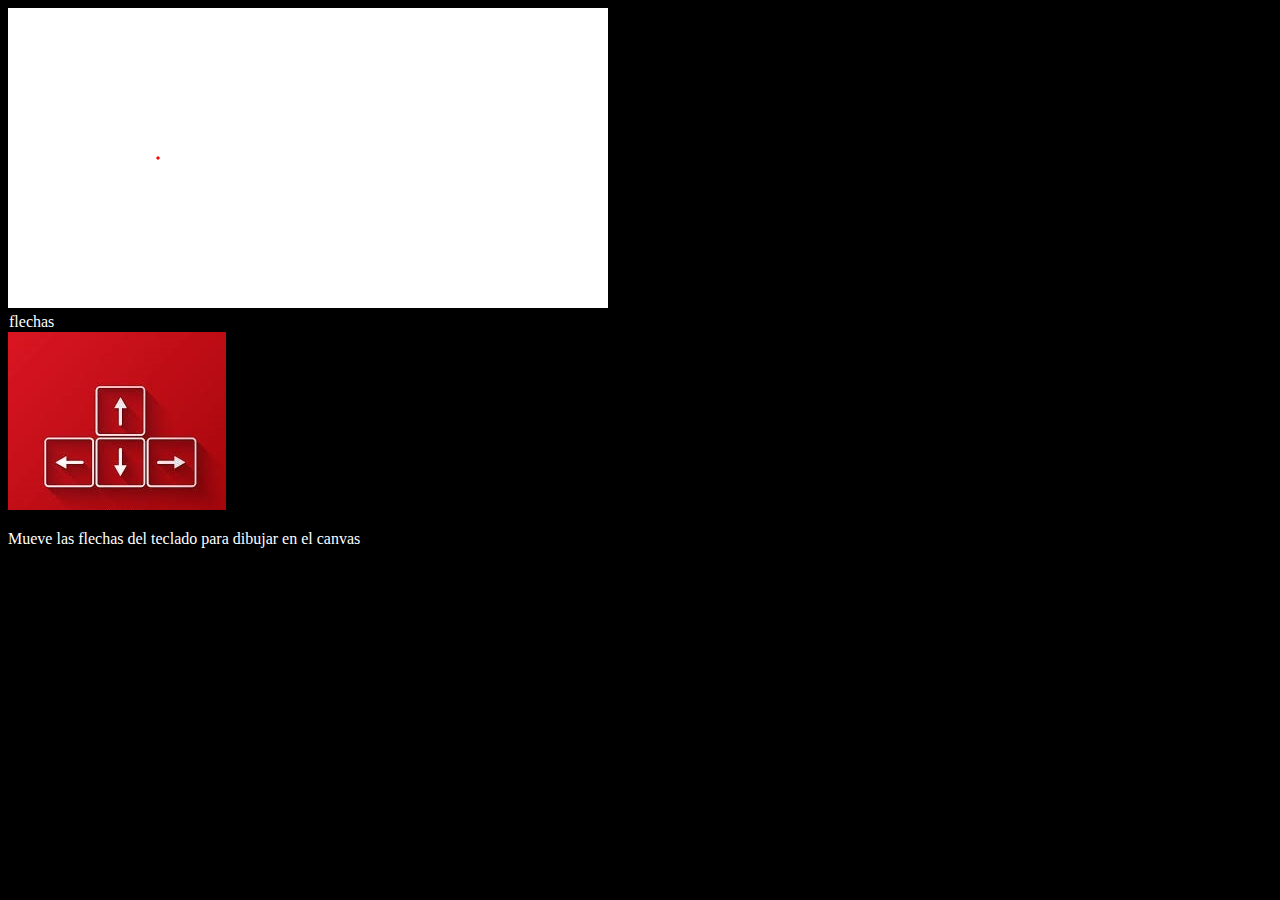
<file: index.html>
<!DOCTYPE html>
<html lang="en">
<head>
    <meta charset="UTF-8">
    <title>Dibujando las Flechas</title>
    <link rel="stylesheet" href="bloques.css">
    
</head>
<body>
    <canvas width="600" height="300" id="area_de_dibujo"></canvas>
    <div>flechas</div>
    <img src="flex.jpg" alt="200">
    <p>
        Mueve las flechas del teclado para dibujar en el canvas
    </p>
    <script src="liniamiento.js" ></script>
</body>
</html>
</file>
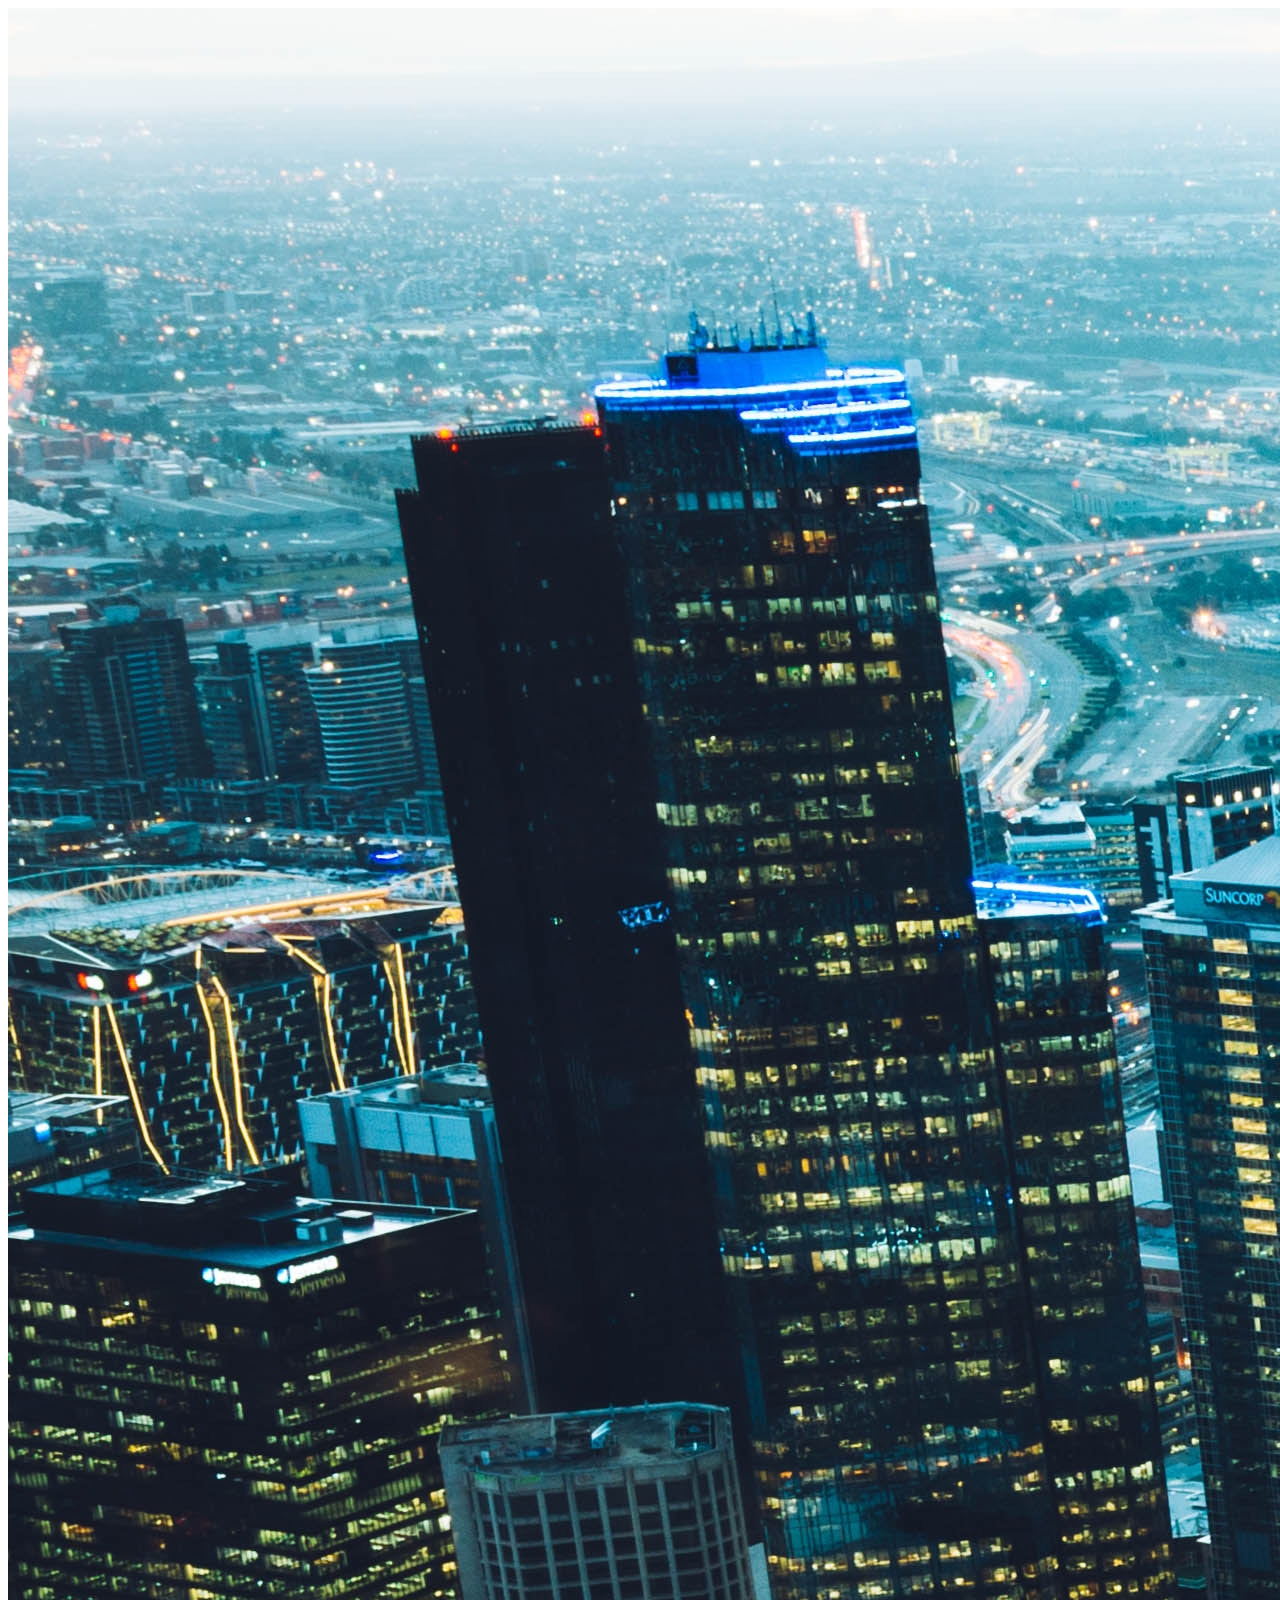
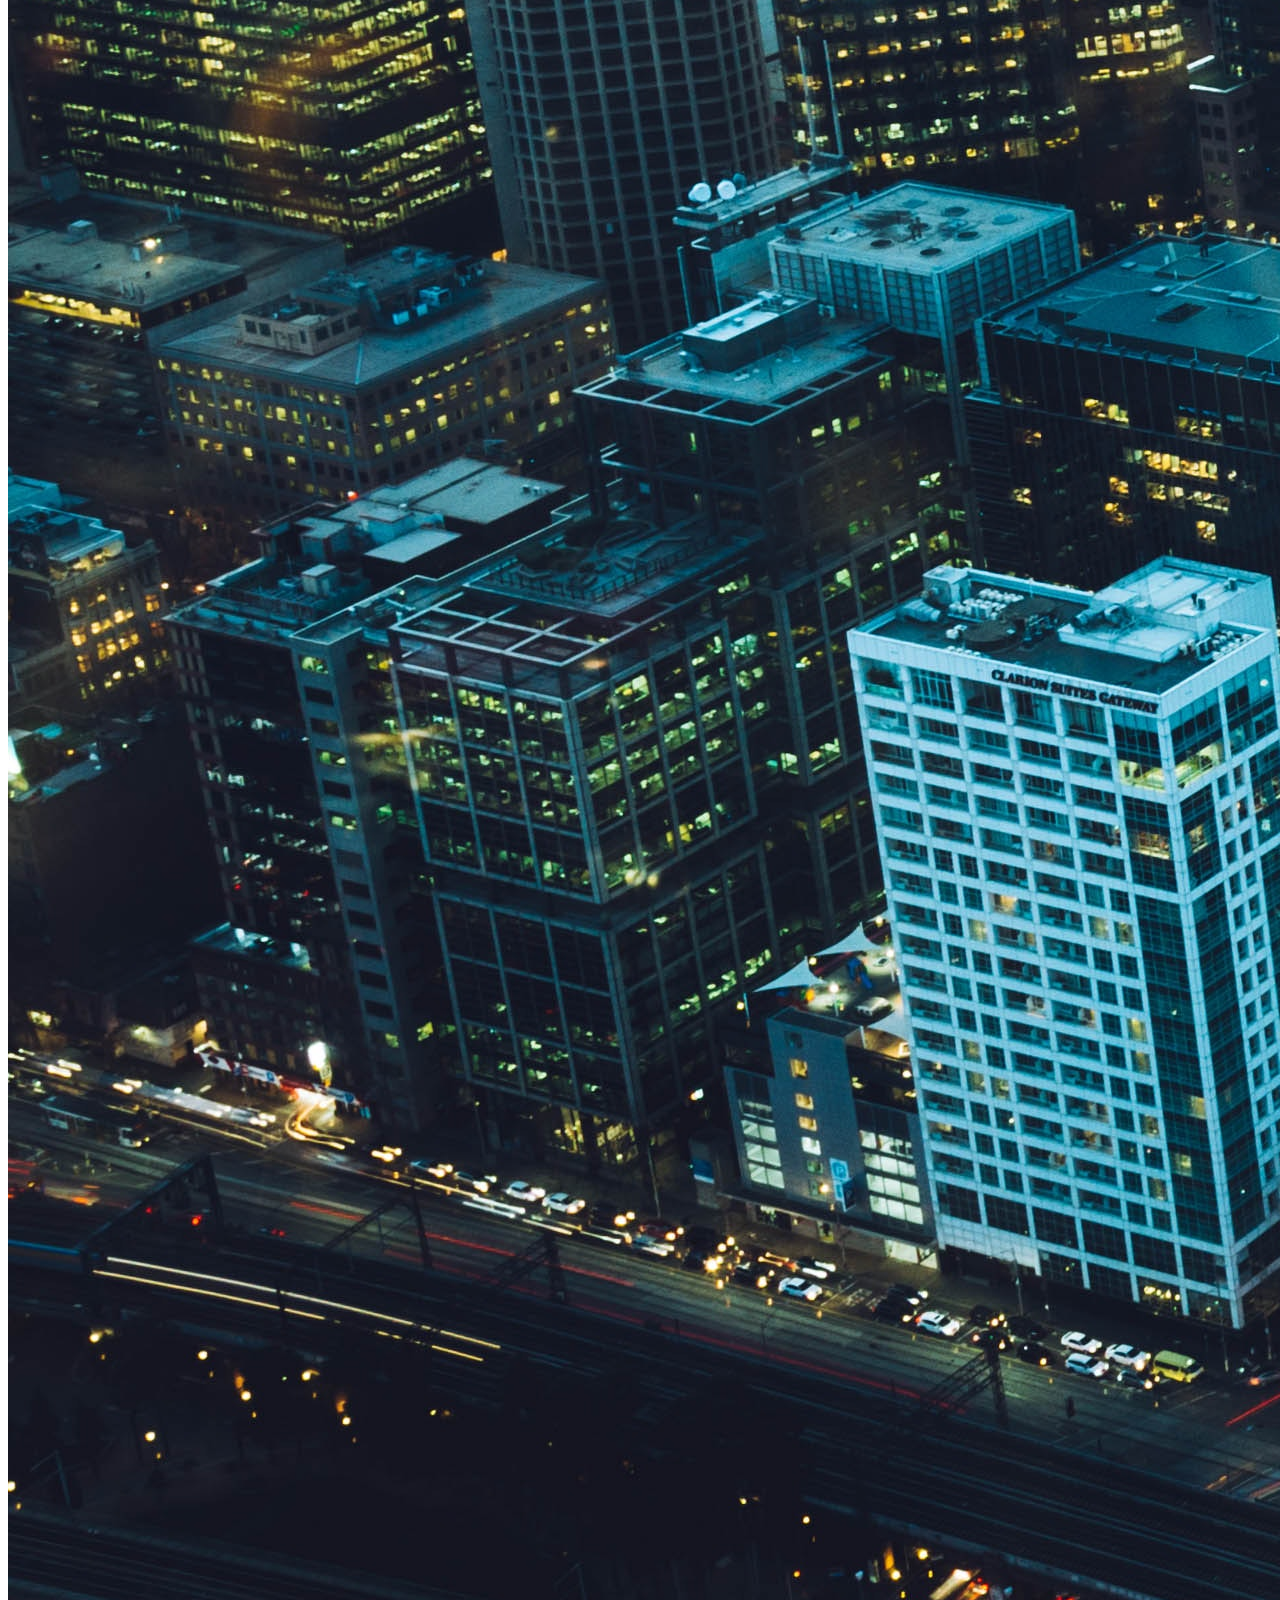
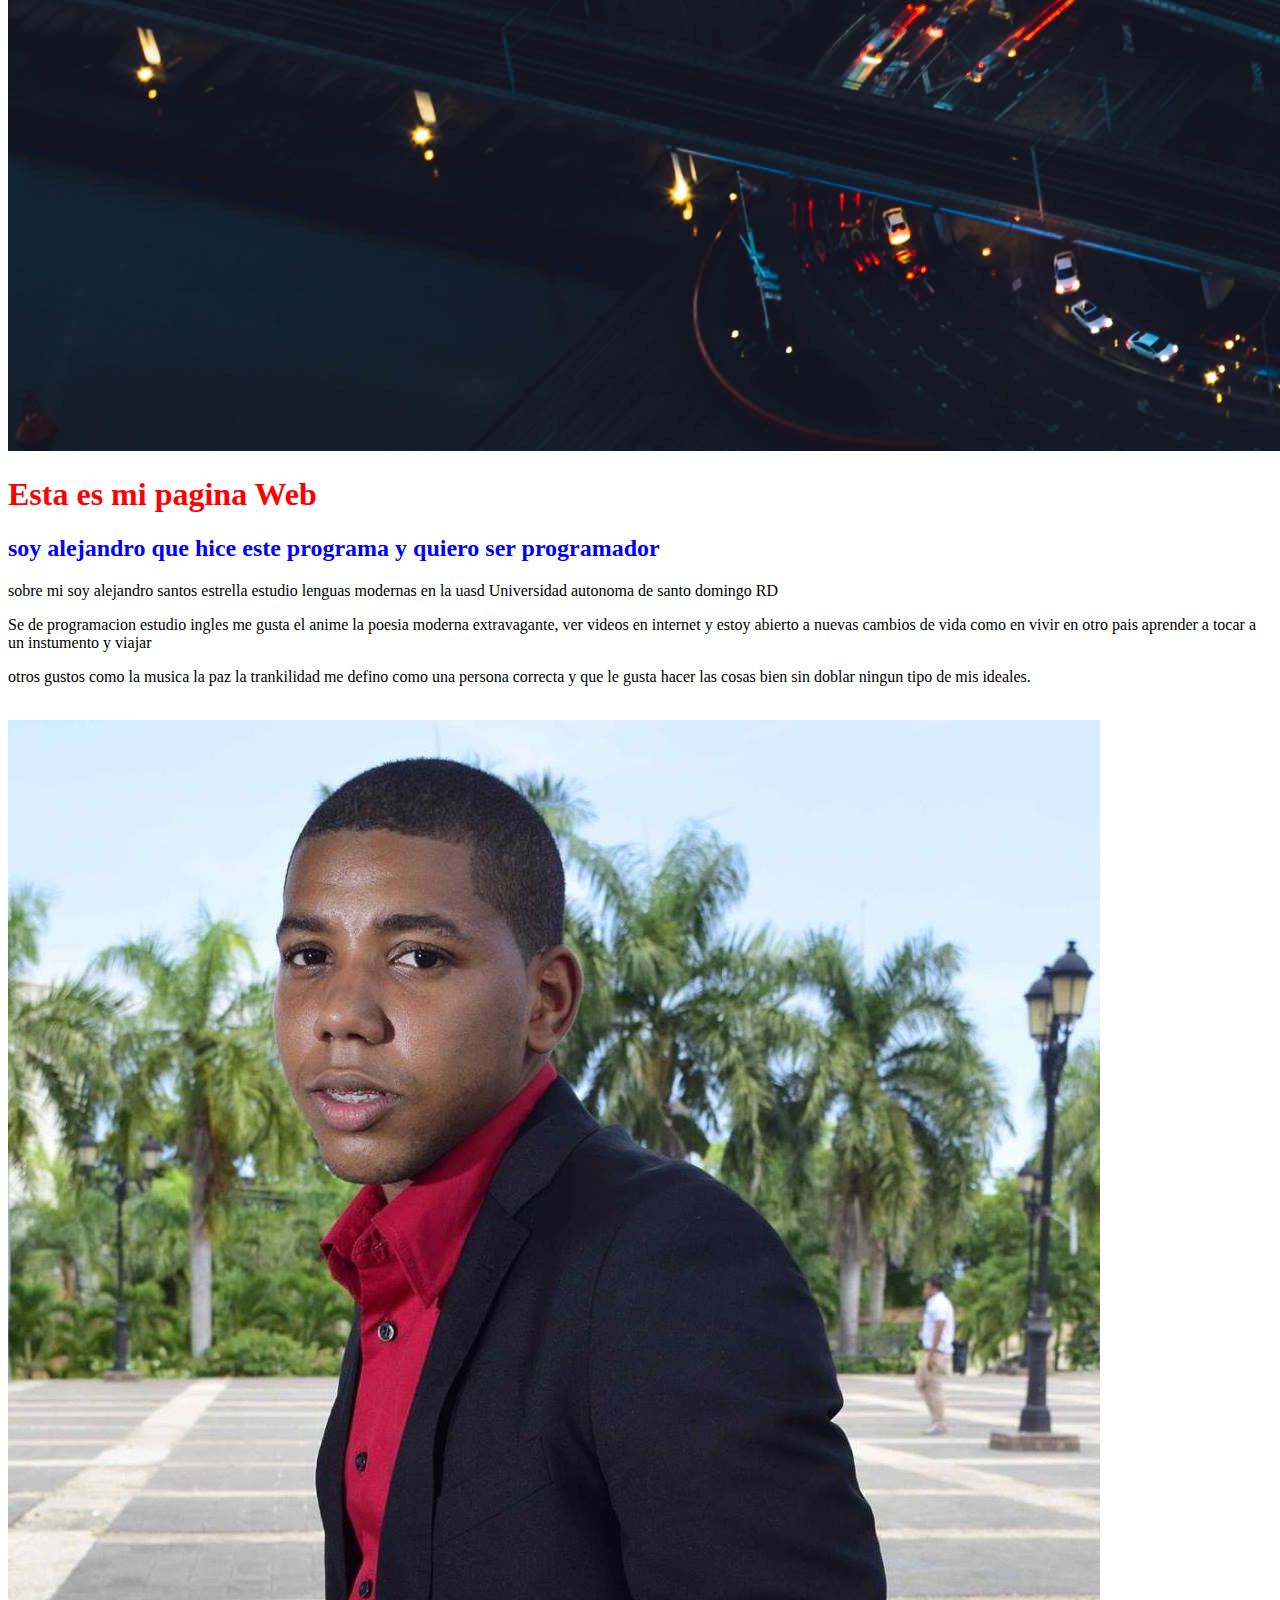
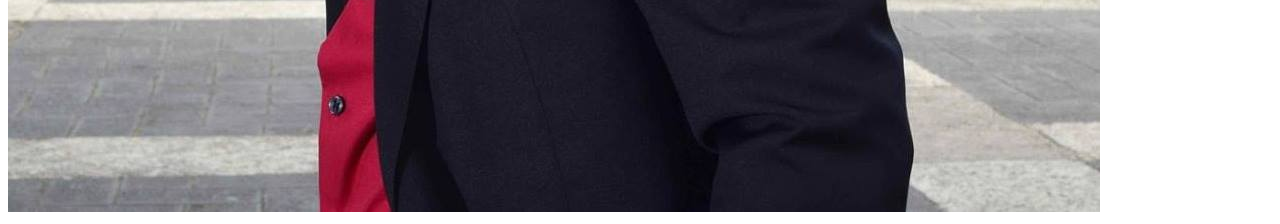
<file: about.html>
<!DOCTYPE html>
<html lang="en">
<head>
    <meta charset="UTF-8">
    <meta http-equiv="X-UA-Compatible" content="IE=edge">
    <meta name="viewport" content="width=device-width, initial-scale=1.0">
    <title>Sobre mi </title>
    <link rel="stylesheet" href="aboutme.css">
</head>
<body>
    <img src="city.jpg" alt="" class="citys">
   <h1>Esta es mi pagina Web</h1>

    <h2>soy alejandro que hice este programa y quiero ser programador   </h2>
      
      <p>sobre mi soy alejandro santos estrella estudio lenguas modernas en la uasd
        Universidad autonoma de santo domingo RD</p>
      <p>
        Se de programacion estudio ingles me gusta el anime 
        la poesia moderna extravagante, ver videos en internet 
        y estoy abierto a nuevas cambios de vida como en vivir en otro pais
        aprender a tocar a un instumento y viajar </p>
      
     <p>
        otros gustos como la musica
        la paz la trankilidad
        me defino como una persona correcta y que le gusta hacer las cosas bien
        sin doblar ningun tipo de mis ideales.
    </p>
    <br>
    <img src="soyyo.jpg" alt="">
</body>
</html>
</file>
<file: bloques.css>
body{
    background: black;
    color: white;
    align-content: center;
}
canvas{
    background: white;
    width: 600;
    height: 300;
}

div{
    border: 1px solid black;
    padding: 5px solid red;
}
</file>
<file: aboutme.css>
#citys{
    width: 1200 840;
}

h1 {
    color: red;
  }
  
  h2 {
    color: blue;
  }
  
  p {
    color: black;
    font-family: 'Times New Roman', Times, serif;
  }
</file>
